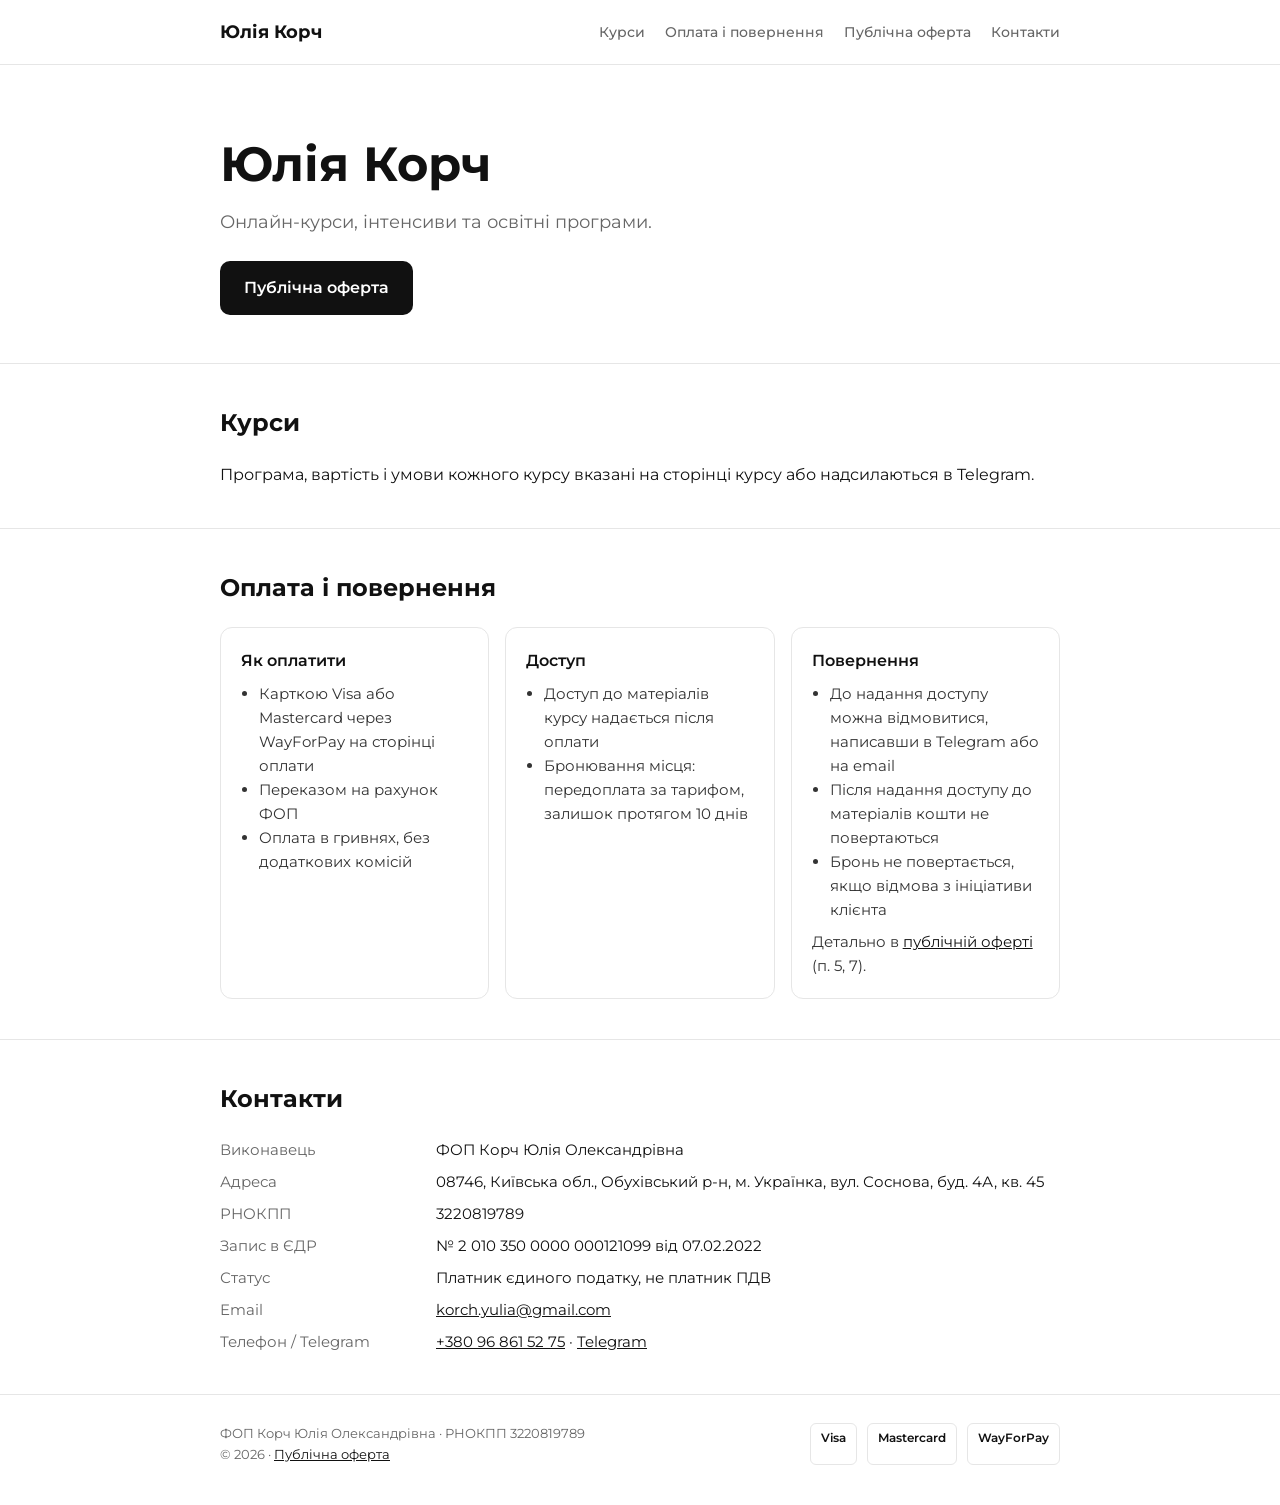
<file: index.html>
<!doctype html>
<html lang="uk">
<head>
<meta charset="utf-8">
<meta name="viewport" content="width=device-width, initial-scale=1">
<title>Юлія Корч · онлайн-курси</title>
<meta name="description" content="Онлайн-курси та освітні програми Юлії Корч. Публічна оферта, оплата, контакти.">
<link rel="preconnect" href="https://fonts.googleapis.com">
<link rel="preconnect" href="https://fonts.gstatic.com" crossorigin>
<link href="https://fonts.googleapis.com/css2?family=Montserrat:wght@400;500;600;700&display=swap" rel="stylesheet">
<link rel="stylesheet" href="style.css">
</head>
<body>
<header><div class="wrap"><a class="logo" href="index.html">Юлія Корч</a><nav><a href="index.html#kursy">Курси</a><a href="index.html#oplata">Оплата і повернення</a><a href="oferta.html">Публічна оферта</a><a href="index.html#kontakty">Контакти</a></nav></div></header>

<main>
<div class="wrap hero">
<h1>Юлія Корч</h1>
<p>Онлайн-курси, інтенсиви та освітні програми.</p>
<a class="btn" href="oferta.html">Публічна оферта</a>
</div>

<section id="kursy"><div class="wrap">
<h2>Курси</h2>
<p>Програма, вартість і умови кожного курсу вказані на сторінці курсу або надсилаються в Telegram.</p>
</div></section>

<section id="oplata"><div class="wrap">
<h2>Оплата і повернення</h2>
<div class="grid">
<div class="card"><h3>Як оплатити</h3><ul>
<li>Карткою Visa або Mastercard через WayForPay на сторінці оплати</li>
<li>Переказом на рахунок ФОП</li>
<li>Оплата в гривнях, без додаткових комісій</li></ul></div>
<div class="card"><h3>Доступ</h3><ul>
<li>Доступ до матеріалів курсу надається після оплати</li>
<li>Бронювання місця: передоплата за тарифом, залишок протягом 10 днів</li></ul></div>
<div class="card"><h3>Повернення</h3><ul>
<li>До надання доступу можна відмовитися, написавши в Telegram або на email</li>
<li>Після надання доступу до матеріалів кошти не повертаються</li>
<li>Бронь не повертається, якщо відмова з ініціативи клієнта</li></ul>
<p style="margin-top:8px">Детально в <a href="oferta.html">публічній оферті</a> (п. 5, 7).</p></div>
</div>
</div></section>

<section id="kontakty"><div class="wrap">
<h2>Контакти</h2>
<dl class="req">
<dt>Виконавець</dt><dd>ФОП Корч Юлія Олександрівна</dd>
<dt>Адреса</dt><dd>08746, Київська обл., Обухівський р-н, м. Українка, вул. Соснова, буд. 4А, кв. 45</dd>
<dt>РНОКПП</dt><dd>3220819789</dd>
<dt>Запис в ЄДР</dt><dd>№ 2 010 350 0000 000121099 від 07.02.2022</dd>
<dt>Статус</dt><dd>Платник єдиного податку, не платник ПДВ</dd>
<dt>Email</dt><dd><a href="mailto:korch.yulia@gmail.com">korch.yulia@gmail.com</a></dd>
<dt>Телефон / Telegram</dt><dd><a href="tel:+380968615275">+380 96 861 52 75</a> · <a href="https://t.me/+380968615275">Telegram</a></dd>
</dl>
</div></section>
</main>
<footer><div class="wrap">
<div>ФОП Корч Юлія Олександрівна · РНОКПП 3220819789<br>© 2026 · <a href="oferta.html">Публічна оферта</a></div>
<div class="pay" aria-label="Способи оплати"><span>Visa</span><span>Mastercard</span><span>WayForPay</span></div>
</div></footer>
</body>
</html>
</file>
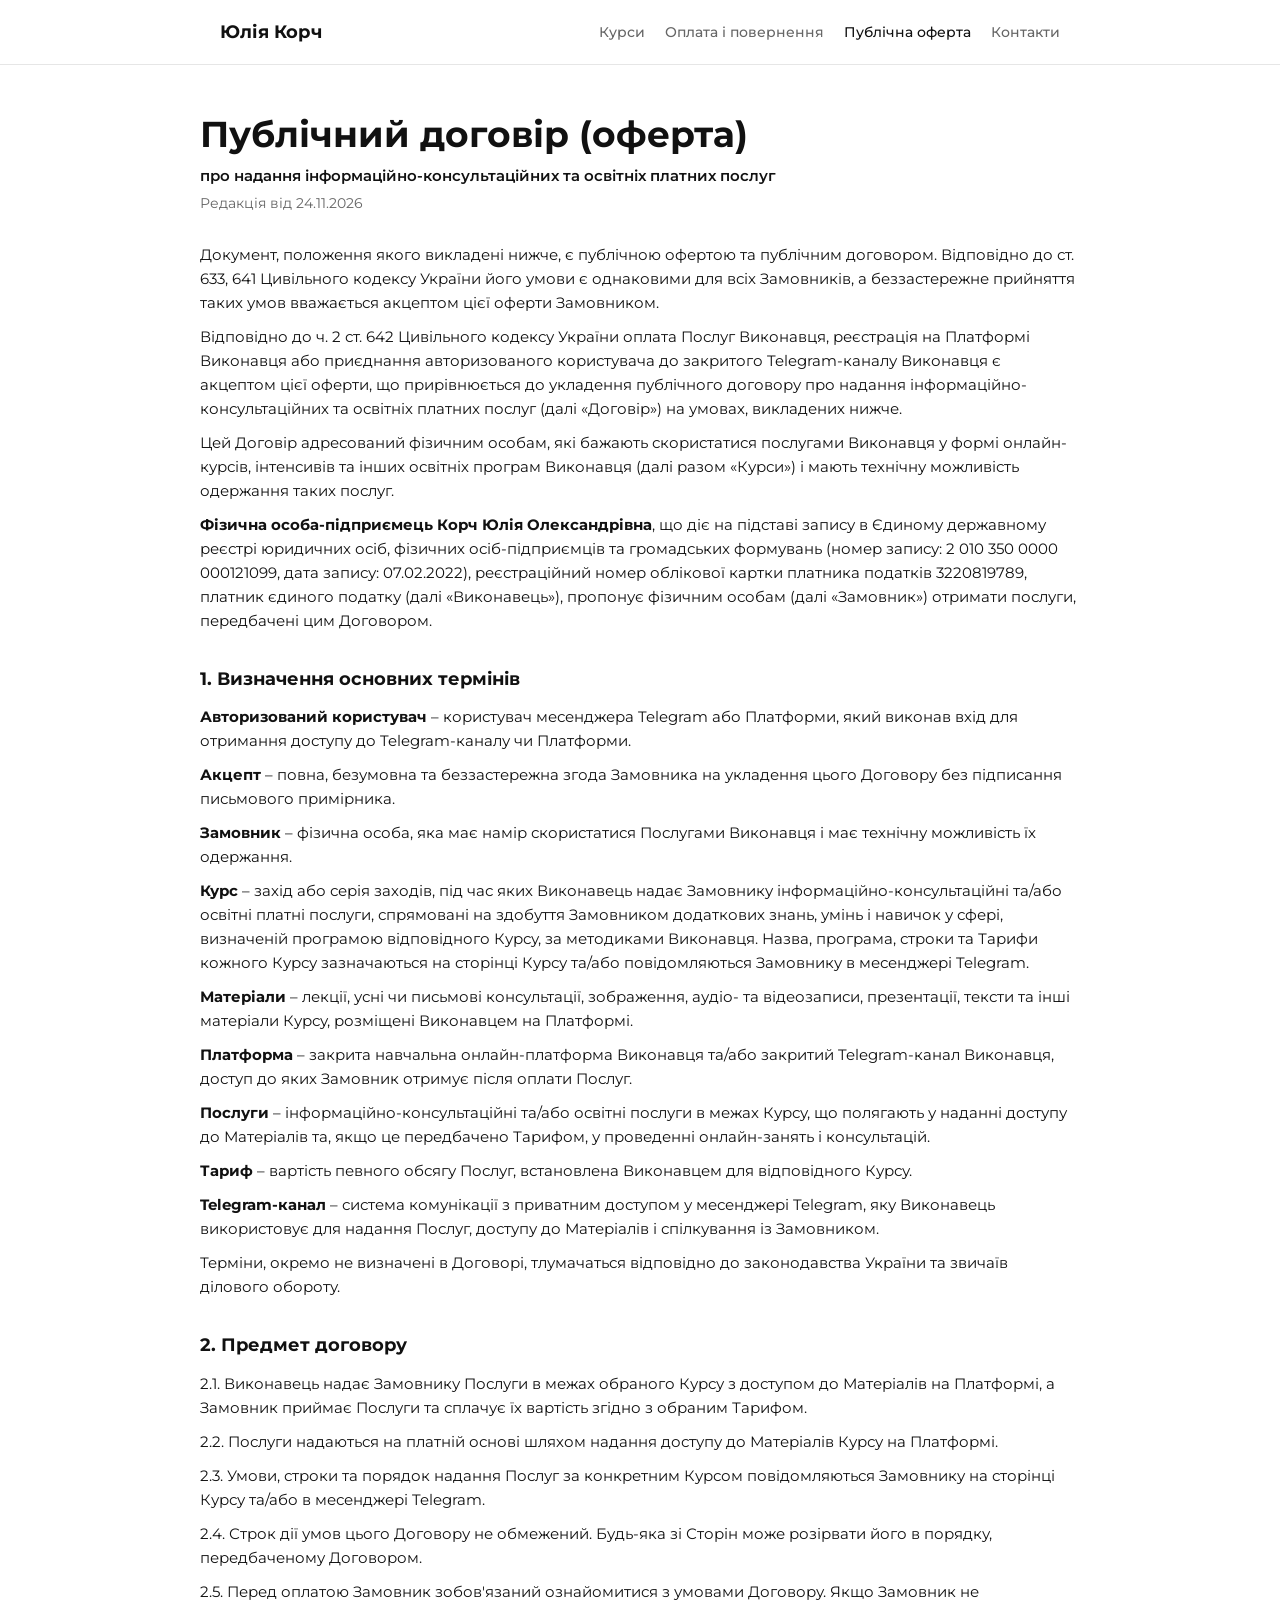
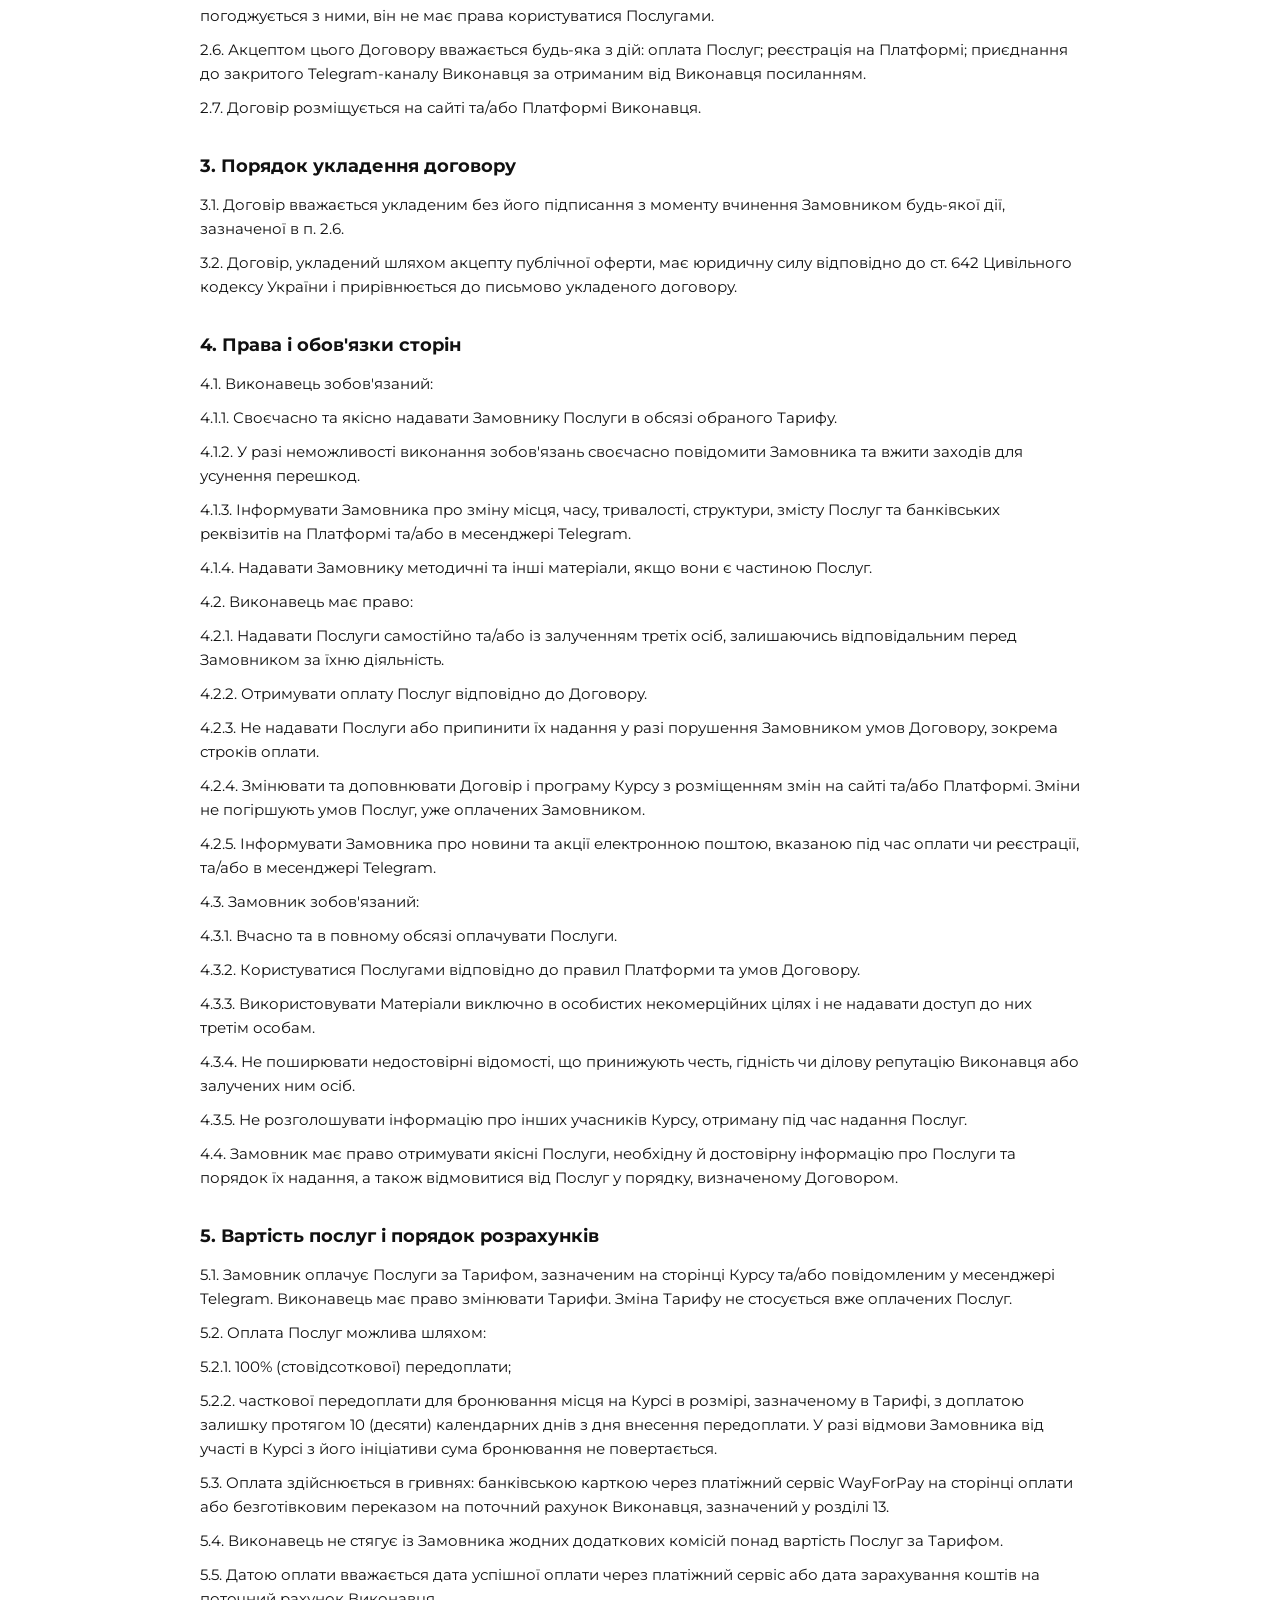
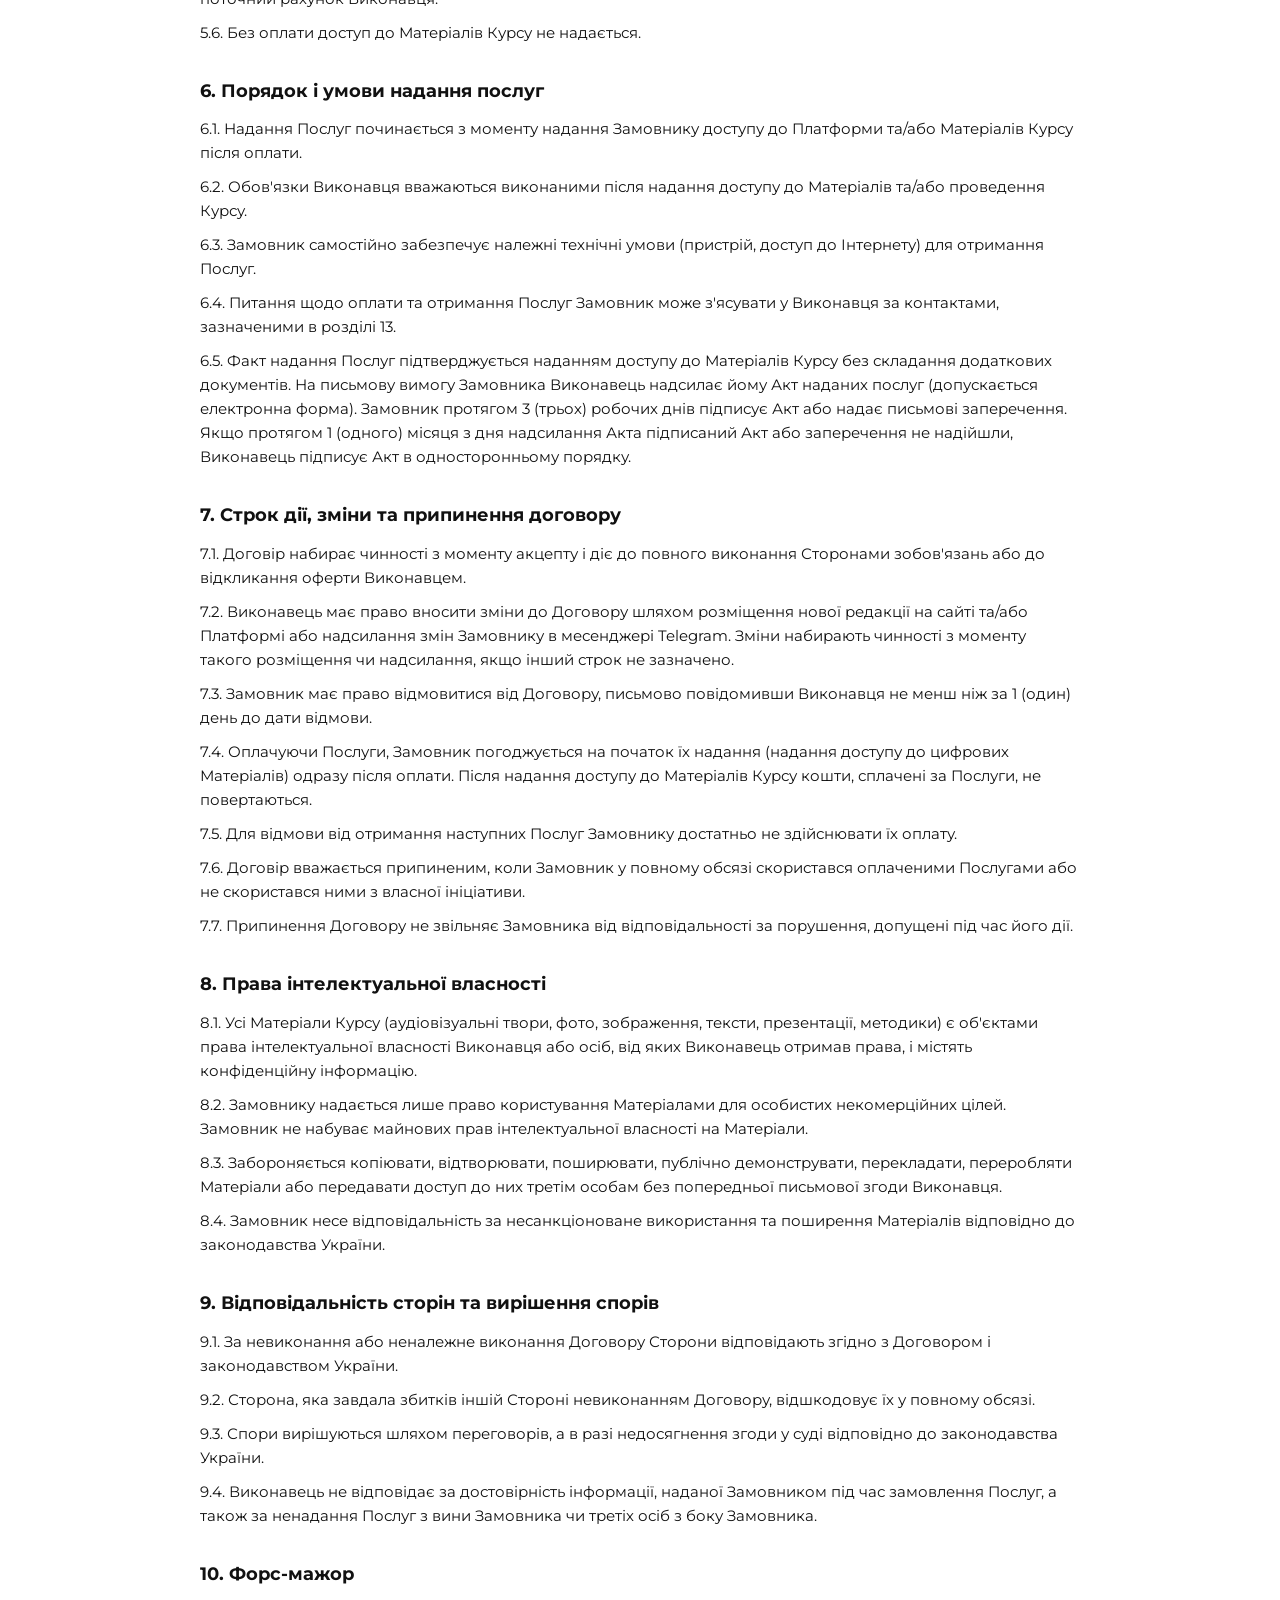
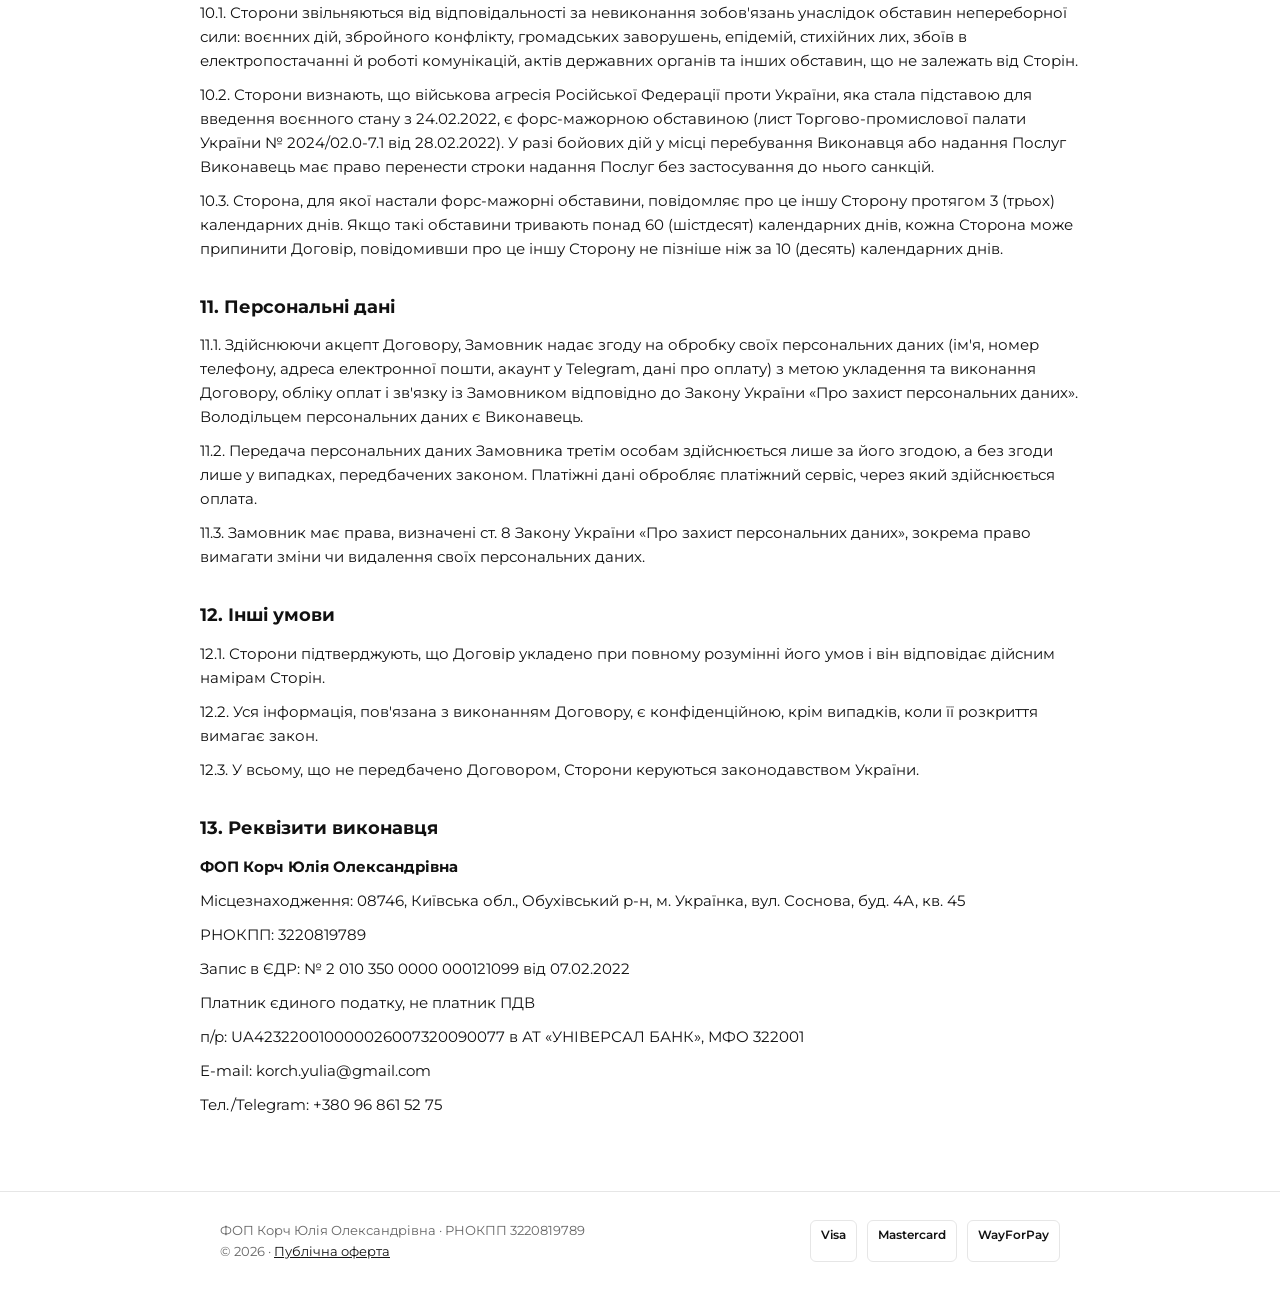
<file: oferta.html>
<!doctype html>
<html lang="uk">
<head>
<meta charset="utf-8">
<meta name="viewport" content="width=device-width, initial-scale=1">
<title>Публічна оферта · Юлія Корч</title>
<meta name="description" content="Публічний договір (оферта) ФОП Корч Ю.О. про надання інформаційно-консультаційних та освітніх платних послуг.">
<link rel="preconnect" href="https://fonts.googleapis.com">
<link rel="preconnect" href="https://fonts.gstatic.com" crossorigin>
<link href="https://fonts.googleapis.com/css2?family=Montserrat:wght@400;500;600;700&display=swap" rel="stylesheet">
<link rel="stylesheet" href="style.css">
</head>
<body>
<header><div class="wrap"><a class="logo" href="index.html">Юлія Корч</a><nav><a href="index.html#kursy">Курси</a><a href="index.html#oplata">Оплата і повернення</a><a href="oferta.html" class="on">Публічна оферта</a><a href="index.html#kontakty">Контакти</a></nav></div></header>
<main><article class="wrap doc">
<h1>Публічний договір (оферта)</h1> <p class="sub">про надання інформаційно-консультаційних та освітніх платних послуг</p>
<p class="ed">Редакція від 24.11.2026</p>
<p>Документ, положення якого викладені нижче, є публічною офертою та публічним договором. Відповідно до ст. 633, 641 Цивільного кодексу України його умови є однаковими для всіх Замовників, а беззастережне прийняття таких умов вважається акцептом цієї оферти Замовником.</p>
<p>Відповідно до ч. 2 ст. 642 Цивільного кодексу України оплата Послуг Виконавця, реєстрація на Платформі Виконавця або приєднання авторизованого користувача до закритого Telegram-каналу Виконавця є акцептом цієї оферти, що прирівнюється до укладення публічного договору про надання інформаційно-консультаційних та освітніх платних послуг (далі «Договір») на умовах, викладених нижче.</p>
<p>Цей Договір адресований фізичним особам, які бажають скористатися послугами Виконавця у формі онлайн-курсів, інтенсивів та інших освітніх програм Виконавця (далі разом «Курси») і мають технічну можливість одержання таких послуг.</p>
<p><strong>Фізична особа-підприємець Корч Юлія Олександрівна</strong>, що діє на підставі запису в Єдиному державному реєстрі юридичних осіб, фізичних осіб-підприємців та громадських формувань (номер запису: 2 010 350 0000 000121099, дата запису: 07.02.2022), реєстраційний номер облікової картки платника податків 3220819789, платник єдиного податку (далі «Виконавець»), пропонує фізичним особам (далі «Замовник») отримати послуги, передбачені цим Договором.</p>
<h2>1. Визначення основних термінів</h2>
<p><strong>Авторизований користувач</strong> – користувач месенджера Telegram або Платформи, який виконав вхід для отримання доступу до Telegram-каналу чи Платформи.</p>
<p><strong>Акцепт</strong> – повна, безумовна та беззастережна згода Замовника на укладення цього Договору без підписання письмового примірника.</p>
<p><strong>Замовник</strong> – фізична особа, яка має намір скористатися Послугами Виконавця і має технічну можливість їх одержання.</p>
<p><strong>Курс</strong> – захід або серія заходів, під час яких Виконавець надає Замовнику інформаційно-консультаційні та/або освітні платні послуги, спрямовані на здобуття Замовником додаткових знань, умінь і навичок у сфері, визначеній програмою відповідного Курсу, за методиками Виконавця. Назва, програма, строки та Тарифи кожного Курсу зазначаються на сторінці Курсу та/або повідомляються Замовнику в месенджері Telegram.</p>
<p><strong>Матеріали</strong> – лекції, усні чи письмові консультації, зображення, аудіо- та відеозаписи, презентації, тексти та інші матеріали Курсу, розміщені Виконавцем на Платформі.</p>
<p><strong>Платформа</strong> – закрита навчальна онлайн-платформа Виконавця та/або закритий Telegram-канал Виконавця, доступ до яких Замовник отримує після оплати Послуг.</p>
<p><strong>Послуги</strong> – інформаційно-консультаційні та/або освітні послуги в межах Курсу, що полягають у наданні доступу до Матеріалів та, якщо це передбачено Тарифом, у проведенні онлайн-занять і консультацій.</p>
<p><strong>Тариф</strong> – вартість певного обсягу Послуг, встановлена Виконавцем для відповідного Курсу.</p>
<p><strong>Telegram-канал</strong> – система комунікації з приватним доступом у месенджері Telegram, яку Виконавець використовує для надання Послуг, доступу до Матеріалів і спілкування із Замовником.</p>
<p>Терміни, окремо не визначені в Договорі, тлумачаться відповідно до законодавства України та звичаїв ділового обороту.</p>
<h2>2. Предмет договору</h2>
<p>2.1. Виконавець надає Замовнику Послуги в межах обраного Курсу з доступом до Матеріалів на Платформі, а Замовник приймає Послуги та сплачує їх вартість згідно з обраним Тарифом.</p>
<p>2.2. Послуги надаються на платній основі шляхом надання доступу до Матеріалів Курсу на Платформі.</p>
<p>2.3. Умови, строки та порядок надання Послуг за конкретним Курсом повідомляються Замовнику на сторінці Курсу та/або в месенджері Telegram.</p>
<p>2.4. Строк дії умов цього Договору не обмежений. Будь-яка зі Сторін може розірвати його в порядку, передбаченому Договором.</p>
<p>2.5. Перед оплатою Замовник зобов'язаний ознайомитися з умовами Договору. Якщо Замовник не погоджується з ними, він не має права користуватися Послугами.</p>
<p>2.6. Акцептом цього Договору вважається будь-яка з дій: оплата Послуг; реєстрація на Платформі; приєднання до закритого Telegram-каналу Виконавця за отриманим від Виконавця посиланням.</p>
<p>2.7. Договір розміщується на сайті та/або Платформі Виконавця.</p>
<h2>3. Порядок укладення договору</h2>
<p>3.1. Договір вважається укладеним без його підписання з моменту вчинення Замовником будь-якої дії, зазначеної в п. 2.6.</p>
<p>3.2. Договір, укладений шляхом акцепту публічної оферти, має юридичну силу відповідно до ст. 642 Цивільного кодексу України і прирівнюється до письмово укладеного договору.</p>
<h2>4. Права і обов'язки сторін</h2>
<p>4.1. Виконавець зобов'язаний:</p>
<p>4.1.1. Своєчасно та якісно надавати Замовнику Послуги в обсязі обраного Тарифу.</p>
<p>4.1.2. У разі неможливості виконання зобов'язань своєчасно повідомити Замовника та вжити заходів для усунення перешкод.</p>
<p>4.1.3. Інформувати Замовника про зміну місця, часу, тривалості, структури, змісту Послуг та банківських реквізитів на Платформі та/або в месенджері Telegram.</p>
<p>4.1.4. Надавати Замовнику методичні та інші матеріали, якщо вони є частиною Послуг.</p>
<p>4.2. Виконавець має право:</p>
<p>4.2.1. Надавати Послуги самостійно та/або із залученням третіх осіб, залишаючись відповідальним перед Замовником за їхню діяльність.</p>
<p>4.2.2. Отримувати оплату Послуг відповідно до Договору.</p>
<p>4.2.3. Не надавати Послуги або припинити їх надання у разі порушення Замовником умов Договору, зокрема строків оплати.</p>
<p>4.2.4. Змінювати та доповнювати Договір і програму Курсу з розміщенням змін на сайті та/або Платформі. Зміни не погіршують умов Послуг, уже оплачених Замовником.</p>
<p>4.2.5. Інформувати Замовника про новини та акції електронною поштою, вказаною під час оплати чи реєстрації, та/або в месенджері Telegram.</p>
<p>4.3. Замовник зобов'язаний:</p>
<p>4.3.1. Вчасно та в повному обсязі оплачувати Послуги.</p>
<p>4.3.2. Користуватися Послугами відповідно до правил Платформи та умов Договору.</p>
<p>4.3.3. Використовувати Матеріали виключно в особистих некомерційних цілях і не надавати доступ до них третім особам.</p>
<p>4.3.4. Не поширювати недостовірні відомості, що принижують честь, гідність чи ділову репутацію Виконавця або залучених ним осіб.</p>
<p>4.3.5. Не розголошувати інформацію про інших учасників Курсу, отриману під час надання Послуг.</p>
<p>4.4. Замовник має право отримувати якісні Послуги, необхідну й достовірну інформацію про Послуги та порядок їх надання, а також відмовитися від Послуг у порядку, визначеному Договором.</p>
<h2>5. Вартість послуг і порядок розрахунків</h2>
<p>5.1. Замовник оплачує Послуги за Тарифом, зазначеним на сторінці Курсу та/або повідомленим у месенджері Telegram. Виконавець має право змінювати Тарифи. Зміна Тарифу не стосується вже оплачених Послуг.</p>
<p>5.2. Оплата Послуг можлива шляхом:</p>
<p>5.2.1. 100% (стовідсоткової) передоплати;</p>
<p>5.2.2. часткової передоплати для бронювання місця на Курсі в розмірі, зазначеному в Тарифі, з доплатою залишку протягом 10 (десяти) календарних днів з дня внесення передоплати. У разі відмови Замовника від участі в Курсі з його ініціативи сума бронювання не повертається.</p>
<p>5.3. Оплата здійснюється в гривнях: банківською карткою через платіжний сервіс WayForPay на сторінці оплати або безготівковим переказом на поточний рахунок Виконавця, зазначений у розділі 13.</p>
<p>5.4. Виконавець не стягує із Замовника жодних додаткових комісій понад вартість Послуг за Тарифом.</p>
<p>5.5. Датою оплати вважається дата успішної оплати через платіжний сервіс або дата зарахування коштів на поточний рахунок Виконавця.</p>
<p>5.6. Без оплати доступ до Матеріалів Курсу не надається.</p>
<h2>6. Порядок і умови надання послуг</h2>
<p>6.1. Надання Послуг починається з моменту надання Замовнику доступу до Платформи та/або Матеріалів Курсу після оплати.</p>
<p>6.2. Обов'язки Виконавця вважаються виконаними після надання доступу до Матеріалів та/або проведення Курсу.</p>
<p>6.3. Замовник самостійно забезпечує належні технічні умови (пристрій, доступ до Інтернету) для отримання Послуг.</p>
<p>6.4. Питання щодо оплати та отримання Послуг Замовник може з'ясувати у Виконавця за контактами, зазначеними в розділі 13.</p>
<p>6.5. Факт надання Послуг підтверджується наданням доступу до Матеріалів Курсу без складання додаткових документів. На письмову вимогу Замовника Виконавець надсилає йому Акт наданих послуг (допускається електронна форма). Замовник протягом 3 (трьох) робочих днів підписує Акт або надає письмові заперечення. Якщо протягом 1 (одного) місяця з дня надсилання Акта підписаний Акт або заперечення не надійшли, Виконавець підписує Акт в односторонньому порядку.</p>
<h2>7. Строк дії, зміни та припинення договору</h2>
<p>7.1. Договір набирає чинності з моменту акцепту і діє до повного виконання Сторонами зобов'язань або до відкликання оферти Виконавцем.</p>
<p>7.2. Виконавець має право вносити зміни до Договору шляхом розміщення нової редакції на сайті та/або Платформі або надсилання змін Замовнику в месенджері Telegram. Зміни набирають чинності з моменту такого розміщення чи надсилання, якщо інший строк не зазначено.</p>
<p>7.3. Замовник має право відмовитися від Договору, письмово повідомивши Виконавця не менш ніж за 1 (один) день до дати відмови.</p>
<p>7.4. Оплачуючи Послуги, Замовник погоджується на початок їх надання (надання доступу до цифрових Матеріалів) одразу після оплати. Після надання доступу до Матеріалів Курсу кошти, сплачені за Послуги, не повертаються.</p>
<p>7.5. Для відмови від отримання наступних Послуг Замовнику достатньо не здійснювати їх оплату.</p>
<p>7.6. Договір вважається припиненим, коли Замовник у повному обсязі скористався оплаченими Послугами або не скористався ними з власної ініціативи.</p>
<p>7.7. Припинення Договору не звільняє Замовника від відповідальності за порушення, допущені під час його дії.</p>
<h2>8. Права інтелектуальної власності</h2>
<p>8.1. Усі Матеріали Курсу (аудіовізуальні твори, фото, зображення, тексти, презентації, методики) є об'єктами права інтелектуальної власності Виконавця або осіб, від яких Виконавець отримав права, і містять конфіденційну інформацію.</p>
<p>8.2. Замовнику надається лише право користування Матеріалами для особистих некомерційних цілей. Замовник не набуває майнових прав інтелектуальної власності на Матеріали.</p>
<p>8.3. Забороняється копіювати, відтворювати, поширювати, публічно демонструвати, перекладати, переробляти Матеріали або передавати доступ до них третім особам без попередньої письмової згоди Виконавця.</p>
<p>8.4. Замовник несе відповідальність за несанкціоноване використання та поширення Матеріалів відповідно до законодавства України.</p>
<h2>9. Відповідальність сторін та вирішення спорів</h2>
<p>9.1. За невиконання або неналежне виконання Договору Сторони відповідають згідно з Договором і законодавством України.</p>
<p>9.2. Сторона, яка завдала збитків іншій Стороні невиконанням Договору, відшкодовує їх у повному обсязі.</p>
<p>9.3. Спори вирішуються шляхом переговорів, а в разі недосягнення згоди у суді відповідно до законодавства України.</p>
<p>9.4. Виконавець не відповідає за достовірність інформації, наданої Замовником під час замовлення Послуг, а також за ненадання Послуг з вини Замовника чи третіх осіб з боку Замовника.</p>
<h2>10. Форс-мажор</h2>
<p>10.1. Сторони звільняються від відповідальності за невиконання зобов'язань унаслідок обставин непереборної сили: воєнних дій, збройного конфлікту, громадських заворушень, епідемій, стихійних лих, збоїв в електропостачанні й роботі комунікацій, актів державних органів та інших обставин, що не залежать від Сторін.</p>
<p>10.2. Сторони визнають, що військова агресія Російської Федерації проти України, яка стала підставою для введення воєнного стану з 24.02.2022, є форс-мажорною обставиною (лист Торгово-промислової палати України № 2024/02.0-7.1 від 28.02.2022). У разі бойових дій у місці перебування Виконавця або надання Послуг Виконавець має право перенести строки надання Послуг без застосування до нього санкцій.</p>
<p>10.3. Сторона, для якої настали форс-мажорні обставини, повідомляє про це іншу Сторону протягом 3 (трьох) календарних днів. Якщо такі обставини тривають понад 60 (шістдесят) календарних днів, кожна Сторона може припинити Договір, повідомивши про це іншу Сторону не пізніше ніж за 10 (десять) календарних днів.</p>
<h2>11. Персональні дані</h2>
<p>11.1. Здійснюючи акцепт Договору, Замовник надає згоду на обробку своїх персональних даних (ім'я, номер телефону, адреса електронної пошти, акаунт у Telegram, дані про оплату) з метою укладення та виконання Договору, обліку оплат і зв'язку із Замовником відповідно до Закону України «Про захист персональних даних». Володільцем персональних даних є Виконавець.</p>
<p>11.2. Передача персональних даних Замовника третім особам здійснюється лише за його згодою, а без згоди лише у випадках, передбачених законом. Платіжні дані обробляє платіжний сервіс, через який здійснюється оплата.</p>
<p>11.3. Замовник має права, визначені ст. 8 Закону України «Про захист персональних даних», зокрема право вимагати зміни чи видалення своїх персональних даних.</p>
<h2>12. Інші умови</h2>
<p>12.1. Сторони підтверджують, що Договір укладено при повному розумінні його умов і він відповідає дійсним намірам Сторін.</p>
<p>12.2. Уся інформація, пов'язана з виконанням Договору, є конфіденційною, крім випадків, коли її розкриття вимагає закон.</p>
<p>12.3. У всьому, що не передбачено Договором, Сторони керуються законодавством України.</p>
<h2>13. Реквізити виконавця</h2>
<p><strong>ФОП Корч Юлія Олександрівна</strong></p>
<p>Місцезнаходження: 08746, Київська обл., Обухівський р-н, м. Українка, вул. Соснова, буд. 4А, кв. 45</p>
<p>РНОКПП: 3220819789</p>
<p>Запис в ЄДР: № 2 010 350 0000 000121099 від 07.02.2022</p>
<p>Платник єдиного податку, не платник ПДВ</p>
<p>п/р: UA423220010000026007320090077 в АТ «УНІВЕРСАЛ БАНК», МФО 322001</p>
<p>E-mail: korch.yulia@gmail.com</p>
<p>Тел./Telegram: +380 96 861 52 75</p> 
</article></main>
<footer><div class="wrap">
<div>ФОП Корч Юлія Олександрівна · РНОКПП 3220819789<br>© 2026 · <a href="oferta.html">Публічна оферта</a></div>
<div class="pay" aria-label="Способи оплати"><span>Visa</span><span>Mastercard</span><span>WayForPay</span></div>
</div></footer>
</body>
</html>
</file>
<file: style.css>
*{box-sizing:border-box;margin:0;padding:0}
:root{--ink:#111;--muted:#666;--line:#e6e6e6;--max:880px}
html{-webkit-text-size-adjust:100%}
body{font-family:'Montserrat',system-ui,-apple-system,Segoe UI,Roboto,sans-serif;color:var(--ink);background:#fff;line-height:1.6;font-size:16px}
a{color:var(--ink)}
.wrap{max-width:var(--max);margin:0 auto;padding:0 20px}
header{border-bottom:1px solid var(--line)}
header .wrap{padding-top:12px;padding-bottom:12px;display:flex;align-items:center;justify-content:space-between;gap:16px;min-height:64px;flex-wrap:wrap}
.logo{font-weight:700;font-size:18px;text-decoration:none;letter-spacing:.2px}
nav{display:flex;gap:20px;flex-wrap:wrap}
nav a{text-decoration:none;font-size:14px;font-weight:500;color:var(--muted)}
nav a:hover,nav a.on{color:var(--ink)}
.hero{padding:72px 20px 48px}
.hero h1{font-size:clamp(30px,5vw,48px);line-height:1.15;font-weight:700;margin-bottom:16px}
.hero p{font-size:18px;color:var(--muted);max-width:620px}
section{padding:40px 0;border-top:1px solid var(--line)}
section h2{font-size:24px;font-weight:700;margin-bottom:20px}
.grid{display:grid;grid-template-columns:repeat(auto-fit,minmax(240px,1fr));gap:16px}
.card{border:1px solid var(--line);border-radius:12px;padding:20px}
.card h3{font-size:16px;font-weight:600;margin-bottom:8px}
.card p,.card li{font-size:15px;color:#333}
.card ul{padding-left:18px}
.req{display:grid;grid-template-columns:200px 1fr;gap:8px 16px;font-size:15px}
.req dt{color:var(--muted)}
.btn{display:inline-block;margin-top:24px;padding:14px 24px;border-radius:10px;background:var(--ink);color:#fff;text-decoration:none;font-weight:600}
footer{border-top:1px solid var(--line);padding:28px 0 40px;font-size:13px;color:var(--muted)}
footer .wrap{display:flex;justify-content:space-between;gap:16px;flex-wrap:wrap}
.pay{display:flex;gap:10px;flex-wrap:wrap}
.pay span{border:1px solid var(--line);border-radius:6px;padding:4px 10px;font-weight:600;color:var(--ink);font-size:12px}
.doc{padding:48px 0 64px}
.doc h1{font-size:clamp(26px,4vw,36px);line-height:1.2;margin-bottom:8px}
.doc .sub{font-weight:600;margin-bottom:4px}
.doc .ed{color:var(--muted);font-size:14px;margin-bottom:28px}
.doc h2{font-size:18px;margin:32px 0 12px}
.doc p{margin-bottom:10px;text-align:left;font-size:15px}
@media (max-width:560px){.req{grid-template-columns:1fr}.req dt{margin-top:8px}nav{gap:14px}}
</file>
